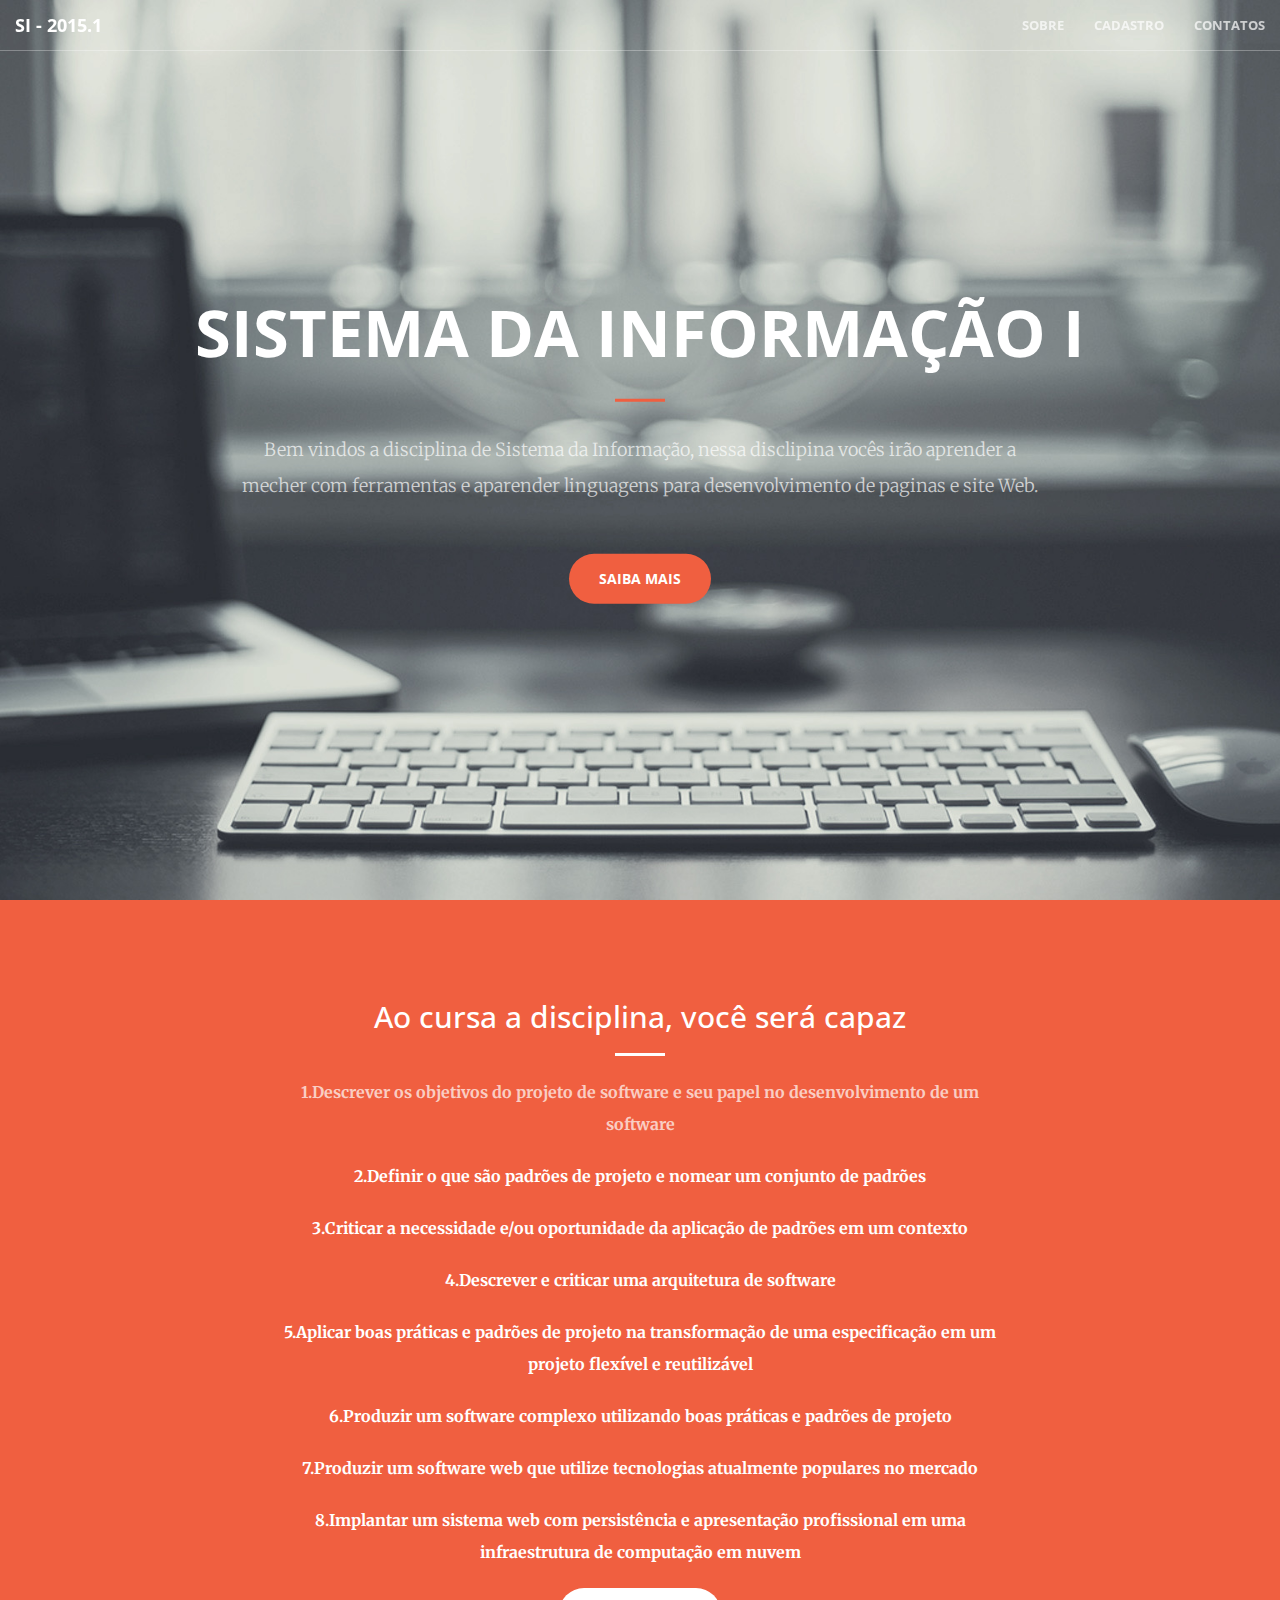
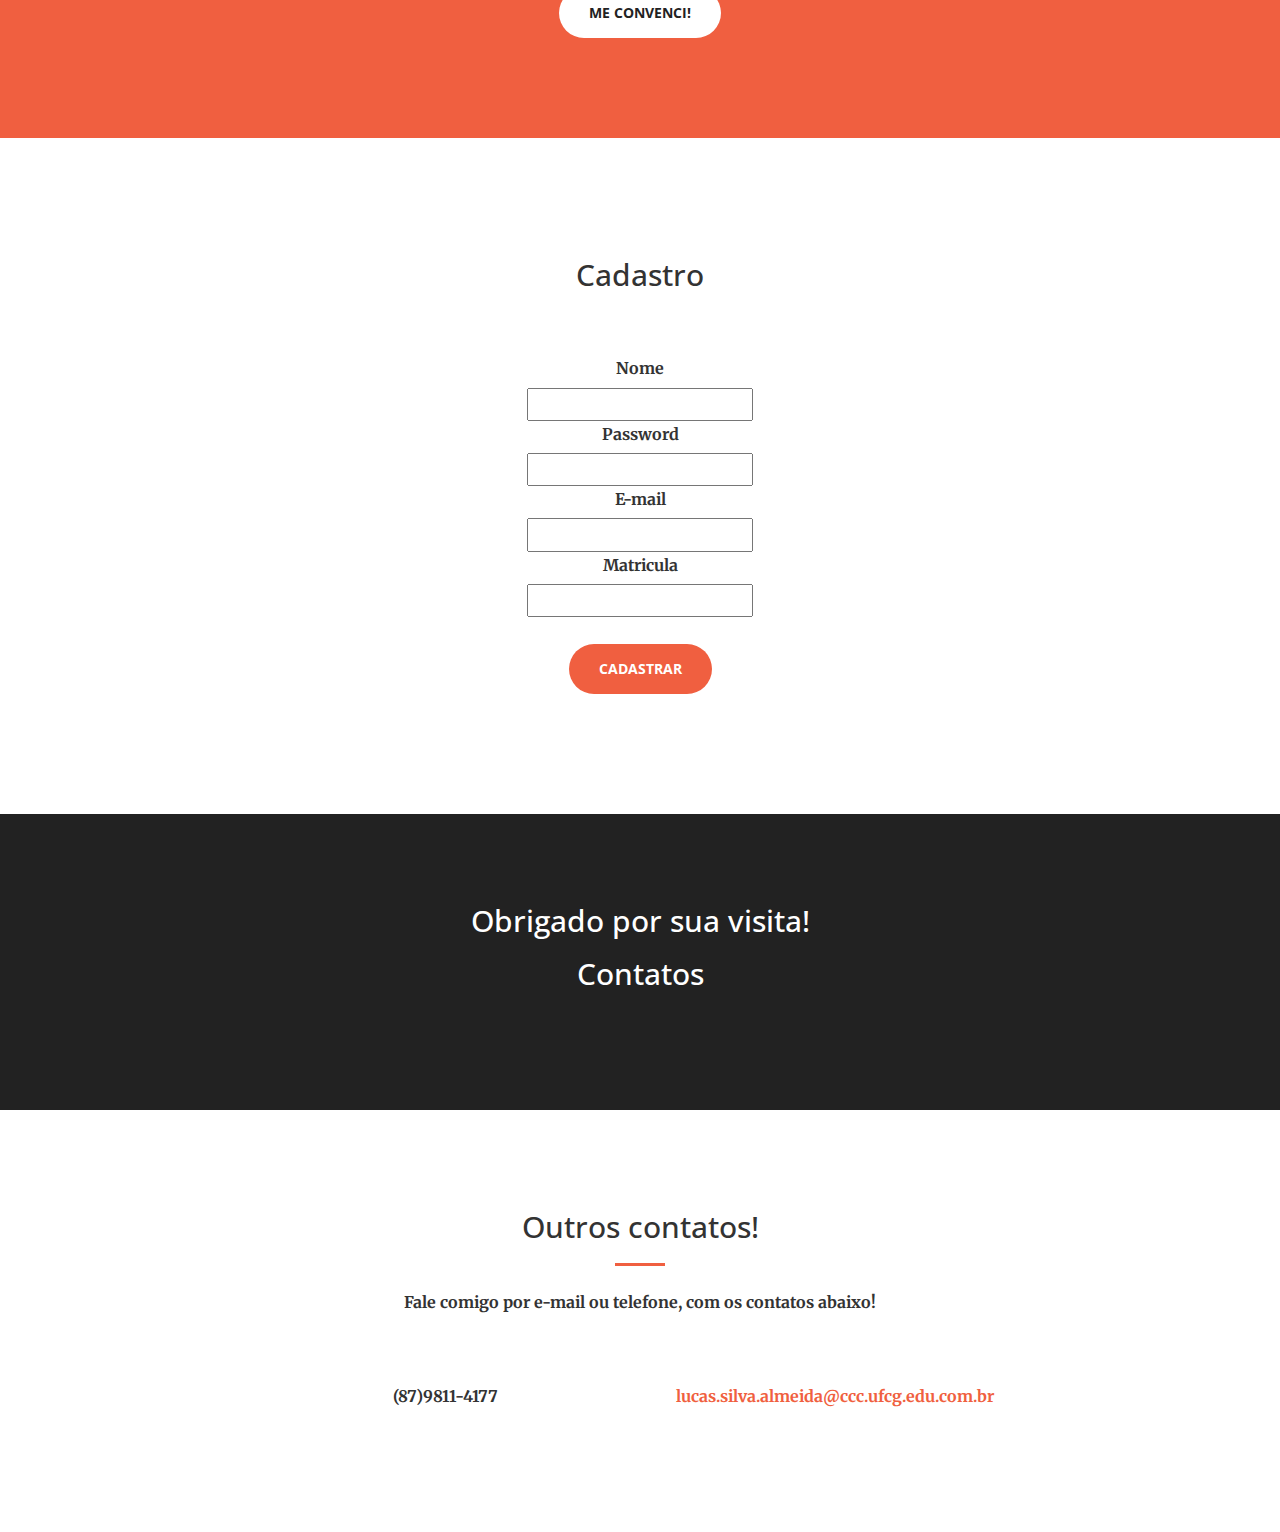
<file: estatica-bootstrap/startbootstrap-creative-1.0.0/index.html>
<!DOCTYPE html>
<html lang="en">

<head>

    <meta charset="utf-8">
    <meta http-equiv="X-UA-Compatible" content="IE=edge">
    <meta name="viewport" content="width=device-width, initial-scale=1">
    <meta name="description" content="">
    <meta name="author" content="">

    <title>Sistema da Informação I</title>

    <!-- Bootstrap Core CSS -->
    <link rel="stylesheet" href="css/bootstrap.min.css" type="text/css">

    <!-- Custom Fonts -->
    <link href='http://fonts.googleapis.com/css?family=Open+Sans:300italic,400italic,600italic,700italic,800italic,400,300,600,700,800' rel='stylesheet' type='text/css'>
    <link href='http://fonts.googleapis.com/css?family=Merriweather:400,300,300italic,400italic,700,700italic,900,900italic' rel='stylesheet' type='text/css'>
    <link rel="stylesheet" href="font-awesome/css/font-awesome.min.css" type="text/css">

    <!-- Plugin CSS -->
    <link rel="stylesheet" href="css/animate.min.css" type="text/css">

    <!-- Custom CSS -->
    <link rel="stylesheet" href="css/creative.css" type="text/css">

    <!-- HTML5 Shim and Respond.js IE8 support of HTML5 elements and media queries -->
    <!-- WARNING: Respond.js doesn't work if you view the page via file:// -->
    <!--[if lt IE 9]>
        <script src="https://oss.maxcdn.com/libs/html5shiv/3.7.0/html5shiv.js"></script>
        <script src="https://oss.maxcdn.com/libs/respond.js/1.4.2/respond.min.js"></script>
    <![endif]-->

</head>

<body id="page-top">

    <nav id="mainNav" class="navbar navbar-default navbar-fixed-top">
        <div class="container-fluid">
            <!-- Brand and toggle get grouped for better mobile display -->
            <div class="navbar-header">
                <button type="button" class="navbar-toggle collapsed" data-toggle="collapse" data-target="#bs-example-navbar-collapse-1">
                    <span class="sr-only">Toggle navigation</span>
                    <span class="icon-bar"></span>
                    <span class="icon-bar"></span>
                    <span class="icon-bar"></span>
                </button>
                <a class="navbar-brand page-scroll" href="#page-top">SI - 2015.1</a>
            </div>

            <!-- Collect the nav links, forms, and other content for toggling -->
            <div class="collapse navbar-collapse" id="bs-example-navbar-collapse-1">
                <ul class="nav navbar-nav navbar-right">
                    <li>
                        <a class="page-scroll" href="#about">Sobre</a>
                    </li>
                    <li>
                        <a class="page-scroll" href="#services">Cadastro</a>
                    </li>
                    <li>
                        <a class="page-scroll" href="#contact">Contatos</a>
                    </li>
                </ul>
            </div>
            <!-- /.navbar-collapse -->
        </div>
        <!-- /.container-fluid -->
    </nav>

    <header>
        <div class="header-content">
            <div class="header-content-inner">
                <h1>Sistema da Informação I</h1>
                <hr>
                <p>Bem vindos a disciplina de Sistema da Informação, nessa disclipina vocês irão aprender a mecher com ferramentas e aparender linguagens
                    para desenvolvimento de paginas e site Web.</p>
                <a href="#about" class="btn btn-primary btn-xl page-scroll">Saiba mais</a>
            </div>
        </div>
    </header>

    <section class="bg-primary" id="about">
        <div class="container">
            <div class="row">
                <div class="col-lg-8 col-lg-offset-2 text-center">
                    <h2 class="section-heading">Ao cursa a disciplina, você será capaz</h2>
                    <hr class="light">
                    <p class="text-faded">
                        1.Descrever os objetivos do projeto de software e seu papel no desenvolvimento de um software</p>
                    <p> 2.Definir o que são padrões de projeto e nomear um conjunto de padrões</p>
                    <p> 3.Criticar a necessidade e/ou oportunidade da aplicação de padrões em um contexto</p>
                    <p> 4.Descrever e criticar uma arquitetura de software</p>
                    <p> 5.Aplicar boas práticas e padrões de projeto na transformação de uma especificação em um projeto flexível e reutilizável</p>
                    <p> 6.Produzir um software complexo utilizando boas práticas e padrões de projeto</p>
                    <p> 7.Produzir um software web que utilize tecnologias atualmente populares no mercado</p>
                    <p> 8.Implantar um sistema web com persistência e apresentação profissional em uma infraestrutura de computação em nuvem
                    </p>
                    <a href="#services" class="btn btn-default btn-xl page-scroll">Me convenci!</a>
                </div>
            </div>
        </div>
    </section>

    <section id="services">
        <h2> Cadastro </h2>
        <form class="form-center">
            <fieldset>
                <br>
                <br>

                <!-- Text input-->
                <div class="control-group">
                    <label class="control-label" for="textinput">Nome</label>
                    <div class="controls">
                        <input id="textinput" name="textinput" type="text" placeholder="" class="input-xlarge">
                    </div>
                </div>

                <!-- Password input-->
                <div class="control-group">
                    <label class="control-label" for="passwordinput">Password</label>
                    <div class="controls">
                        <input id="passwordinput" name="passwordinput" type="password" placeholder="" class="input-xlarge">
                    </div>
                </div>

                <!-- Search input-->
                <div class="control-group">
                    <label class="control-label" for="emailinput">E-mail</label>
                    <div class="controls">
                        <input id="emailinput" name="searchinput" type="text" placeholder="" class="input-xlarge search-query">
                    </div>
                </div>
                <!-- Text input-->
                <div class="control-group">
                    <label class="control-label" for="textinput">Matricula</label>
                    <div class="controls">
                        <input id="matriculainput" name="matriculainput" type="text" placeholder="" class="input-xlarge">
                    </div>
                </div>

                <!-- Button -->
                <div class="control-group">
                    <label class="control-label" for="singlebutton"></label>
                    <div class="controls">
                        <button id="singlebutton" name="singlebutton" class="btn btn-primary btn-xl page-scroll"onclick = location.href="#contact">Cadastrar</button>
                    </div>
                </div>

            </fieldset>
        </form>



    </section>


    <aside class="bg-dark">
        <div class="container text-center">
            <div class="call-to-action">
                <br>
                <br>
                <h2> Obrigado por sua visita!</h2>
                <h2>Contatos</h2>
                <a href="https://www.facebook.com/lucas.almeida120" class="btn btn-default btn-xl wow tada">Facebook!</a>
            </div>
        </div>
    </aside>

    <section id="contact">
        <div class="container">
            <div class="row">
                <div class="col-lg-8 col-lg-offset-2 text-center">
                    <h2 class="section-heading">Outros contatos!</h2>
                    <hr class="primary">
                    <p>Fale comigo por e-mail ou telefone, com os contatos abaixo!</p>
                </div>
                <div class="col-lg-4 col-lg-offset-2 text-center">
                    <i class="fa fa-phone fa-3x wow bounceIn"></i>
                    <p>(87)9811-4177</p>
                </div>
                <div class="col-lg-4 text-center">
                    <i class="fa fa-envelope-o fa-3x wow bounceIn" data-wow-delay=".1s"></i>
                    <p><a href="https://mail.google.com/mail/lucas.silva.almeida@ccc.ufcg.edu.br">lucas.silva.almeida@ccc.ufcg.edu.com.br</a></p>
                </div>
            </div>
        </div>
    </section>

    <!-- jQuery -->
    <script src="js/jquery.js"></script>

    <!-- Bootstrap Core JavaScript -->
    <script src="js/bootstrap.min.js"></script>

    <!-- Plugin JavaScript -->
    <script src="js/jquery.easing.min.js"></script>
    <script src="js/jquery.fittext.js"></script>
    <script src="js/wow.min.js"></script>

    <!-- Custom Theme JavaScript -->
    <script src="js/creative.js"></script>

</body>

</html>
</file>
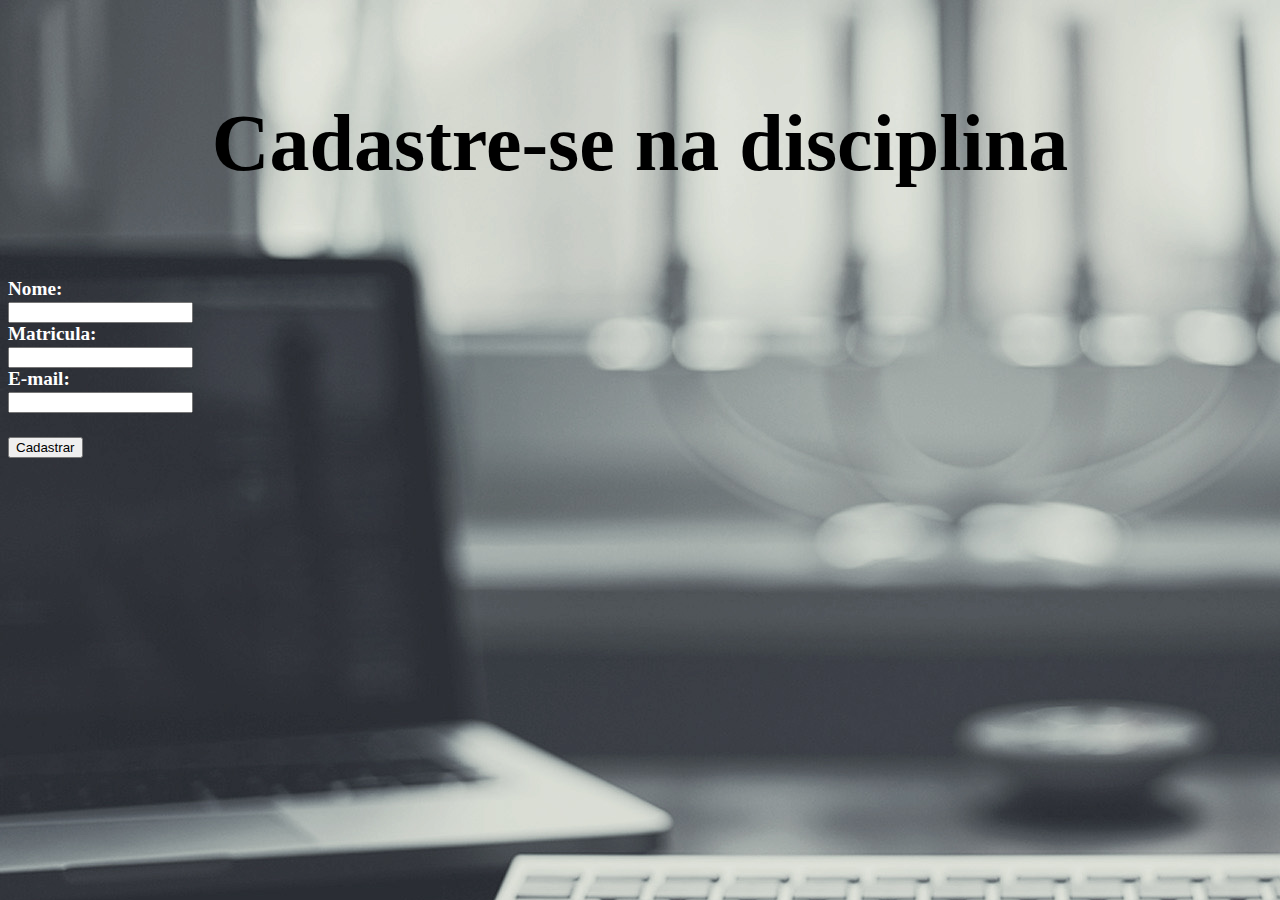
<file: estatica-css/Site SI1-2.html>
<!DOCTYPE html>
<html>
<head lang="en">
    <meta charset="UTF-8">
    <title>Sistema da Informação</title>
</head>
<body>

<link rel="stylesheet" type="text/css" href="Site%20SI1-2-estilo.css">


<br>
<br>
<h1> Cadastre-se na disciplina </h1>

<br>
<br>
    <form action="Site%20SI1-3.html">
        <label> Nome:</label>
        <br>
        <input type="text" name="name" value="">
        <br>
        <label>Matricula:</label>
        <br>
        <input type="text" name="name" value="">
        <br>
        <label>E-mail:</label>
        <br>
        <input type="text" name="name" value="">
        <br>
        <br>
        <input type="submit" name="name" id="name" value="Cadastrar">

    </form>

</body>
</html>
</file>
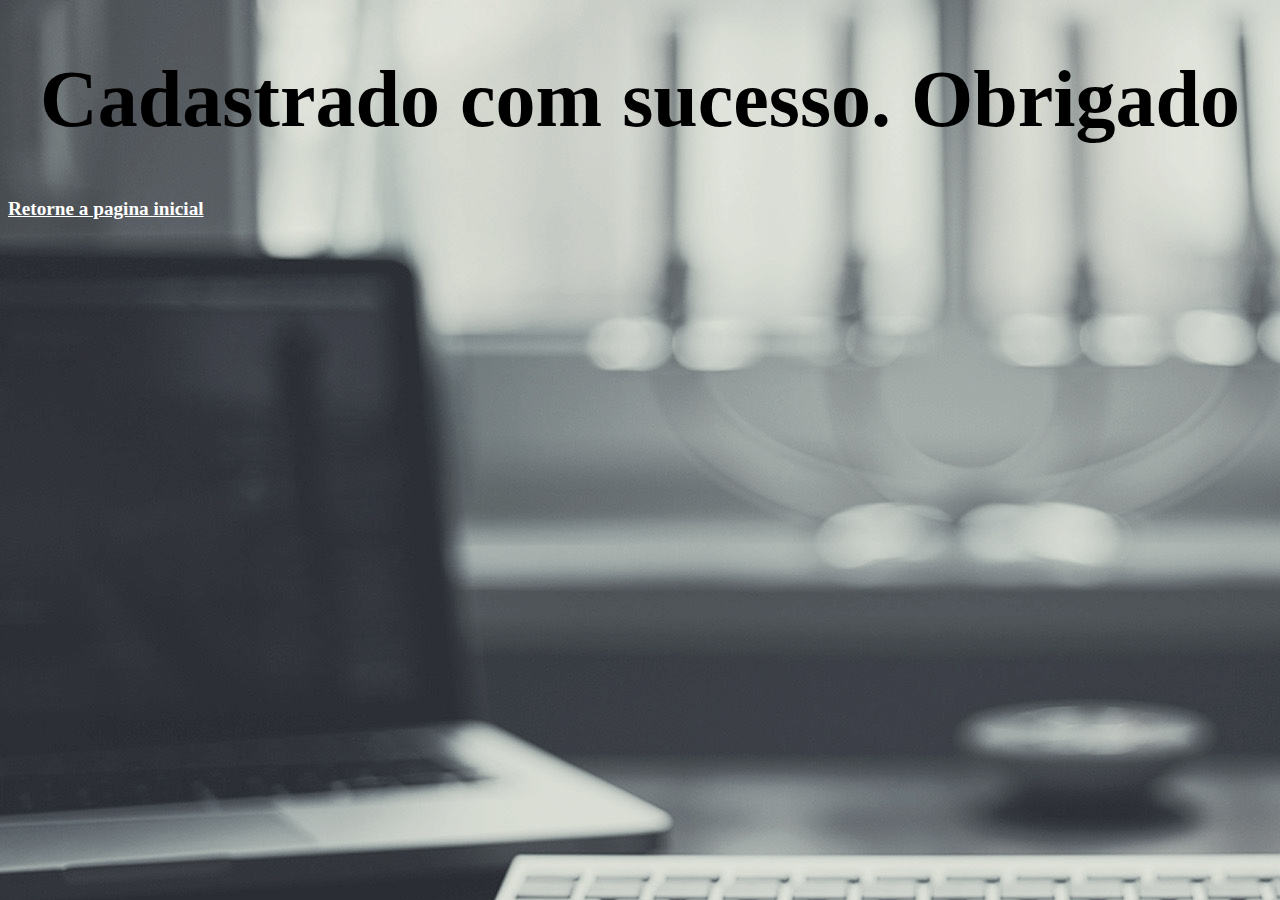
<file: estatica-css/Site SI1-3.html>
<!DOCTYPE html>
<html>
<head lang="en">
    <meta charset="UTF-8">

    <link rel="stylesheet" type="text/css" href="Site%20SI1-3-estilo.css">
    <title>Sistema da Informação</title>
</head>
<body>

<h1>Cadastrado com sucesso. Obrigado</h1>

<a href="Site%20SI1.html"> Retorne a pagina inicial </a>
</body>
</html>
</file>
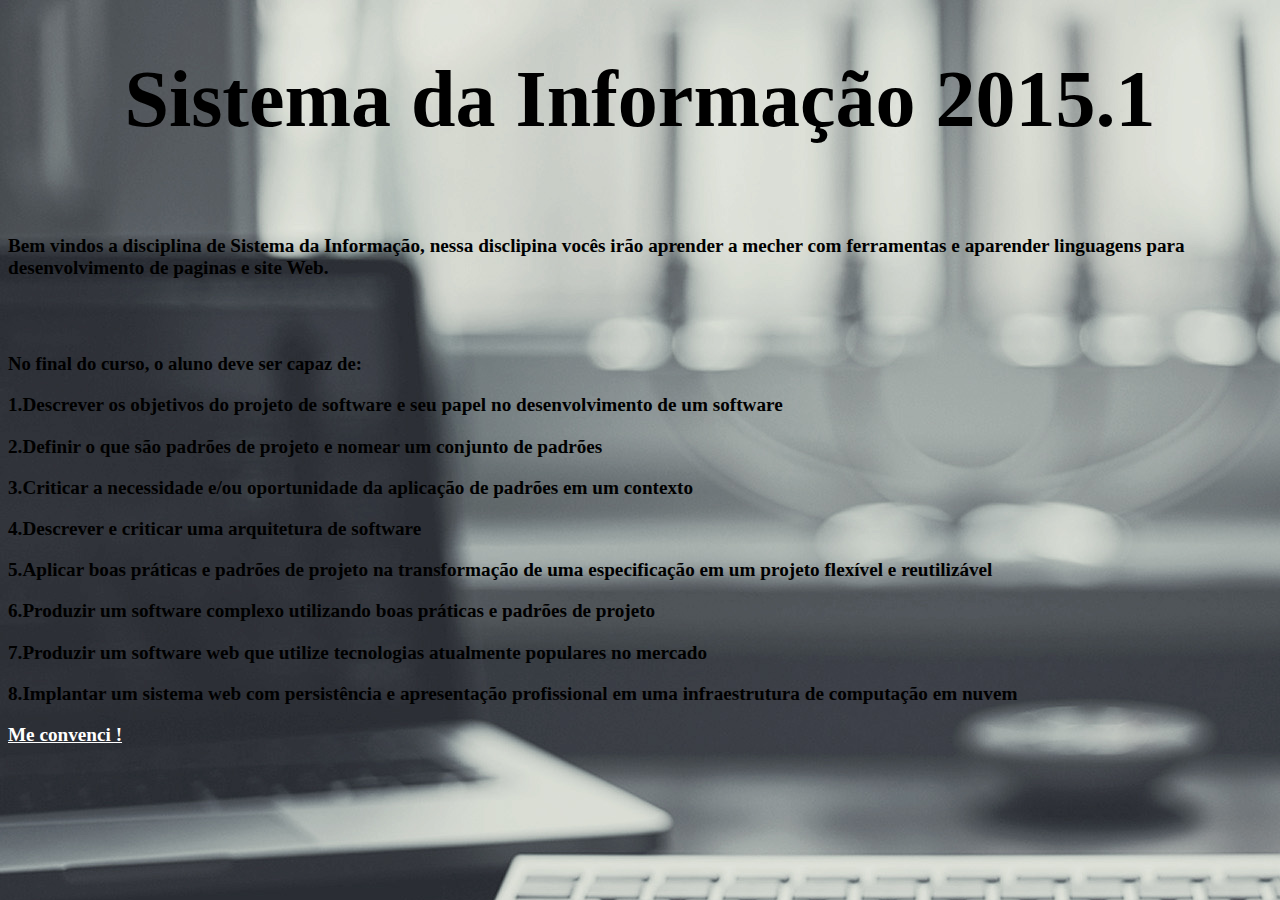
<file: estatica-css/Site SI1.html>
<!DOCTYPE html>
<html>
<head lang="en">
    <meta charset="UTF-8">

    <link rel="stylesheet" type="text/css" href="Site%20SI1-estilo.css">

    <title>Sistema da Informação</title>
</head>
<body>



<h1> Sistema da Informação 2015.1 </h1>

<br>

<p> Bem vindos a disciplina de Sistema da Informação, nessa disclipina vocês irão aprender a mecher com ferramentas e aparender linguagens
para desenvolvimento de paginas e site Web.</p>




<br>
<br>

<h3> No final do curso, o aluno deve ser capaz de:</h3>
    <p>1.Descrever os objetivos do projeto de software e seu papel no desenvolvimento de um software<p/>
    <p>2.Definir o que são padrões de projeto e nomear um conjunto de padrões</p>
    <p>3.Criticar a necessidade e/ou oportunidade da aplicação de padrões em um contexto</p>
    <p>4.Descrever e criticar uma arquitetura de software</p>
    <p>5.Aplicar boas práticas e padrões de projeto na transformação de uma especificação em um projeto flexível e reutilizável</p>
    <p>6.Produzir um software complexo utilizando boas práticas e padrões de projeto</p>
    <p>7.Produzir um software web que utilize tecnologias atualmente populares no mercado</p>
    <p>8.Implantar um sistema web com persistência e apresentação profissional em uma infraestrutura de computação em nuvem</p>


<a href="Site%20SI1-2.html"> Me convenci !</a>
</body>
</html>
</file>
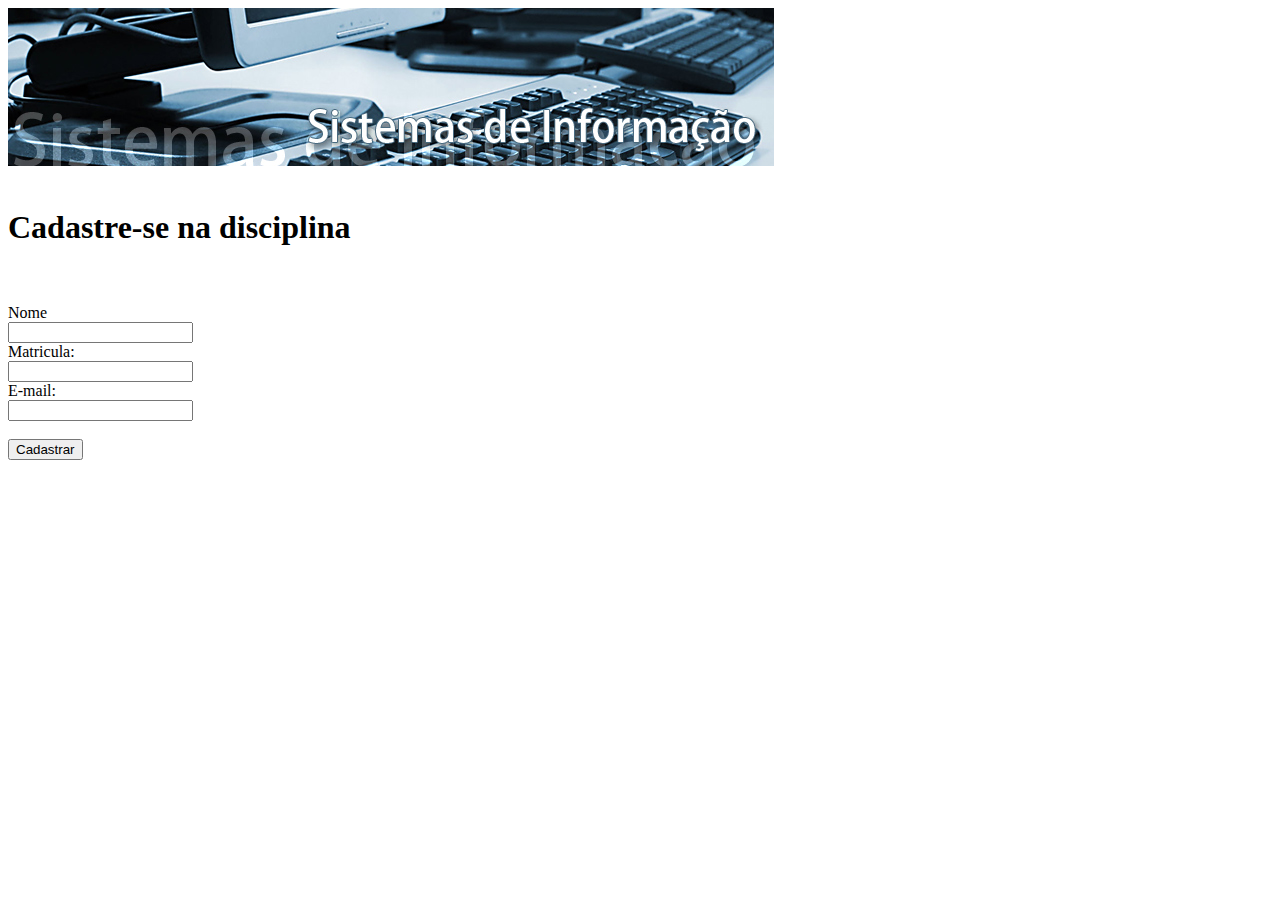
<file: estatica-simples/Site SI1-2.html>
<!DOCTYPE html>
<html>
<head lang="en">
    <meta charset="UTF-8">
    <title>Sistema da Informação</title>
</head>
<body>


<img src="graduacao_sistemas_de_informacao.jpg">
<br>
<br>
<h1> Cadastre-se na disciplina </h1>

<br>
<br>
    <form action="Site%20SI1-3.html">
        <label> Nome</label>
        <br>
        <input type="text" name="name" value="">
        <br>
        <label>Matricula:</label>
        <br>
        <input type="text" name="name" value="">
        <br>
        <label>E-mail:</label>
        <br>
        <input type="text" name="name" value="">
        <br>
        <br>
        <input type="submit" name="name" id="name" value="Cadastrar">

    </form>

</body>
</html>
</file>
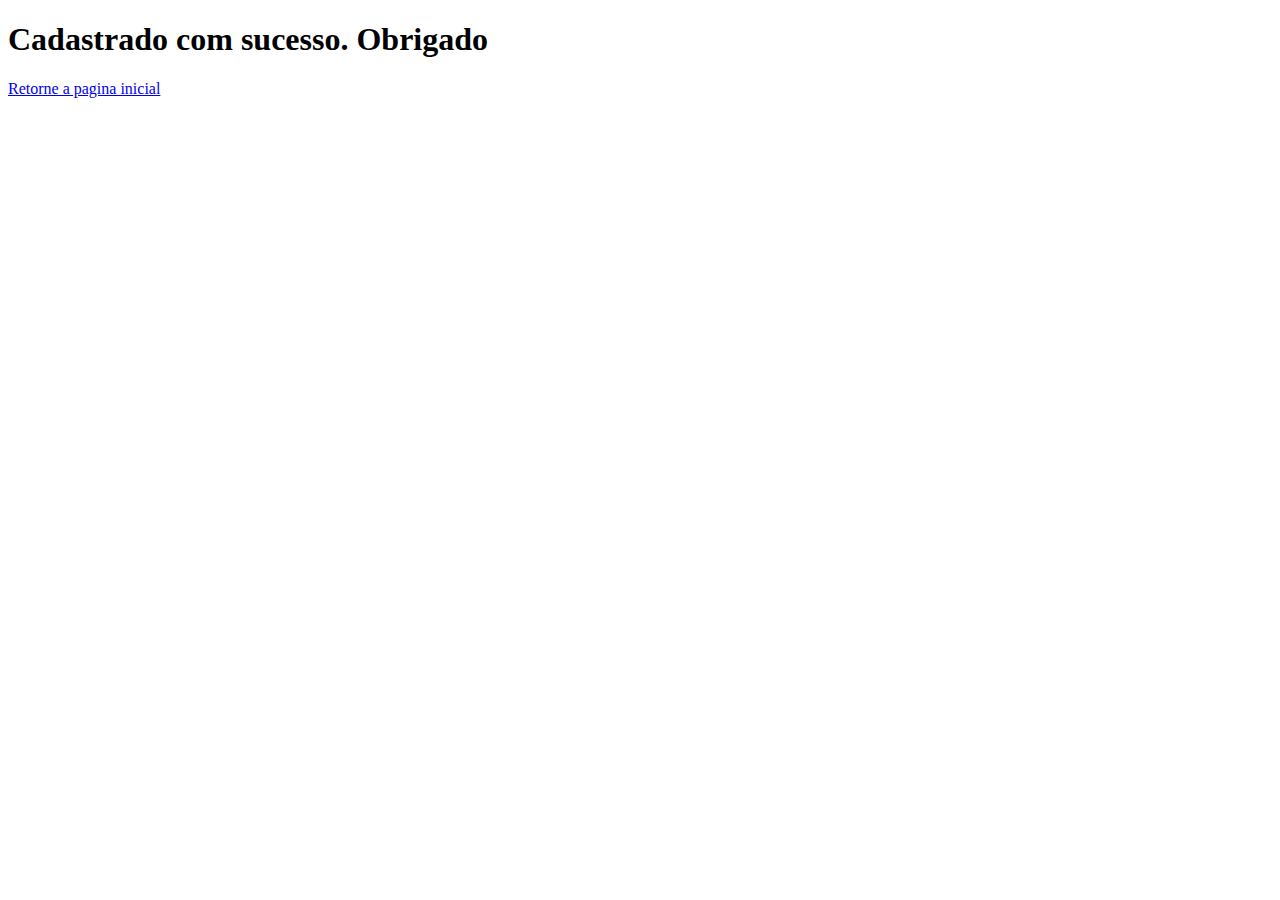
<file: estatica-simples/Site SI1-3.html>
<!DOCTYPE html>
<html>
<head lang="en">
    <meta charset="UTF-8">
    <title>Sistema da Informação</title>
</head>
<body>

<h1>Cadastrado com sucesso. Obrigado</h1>

<a href="Site%20SI1.html"> Retorne a pagina inicial </a>
</body>
</html>
</file>
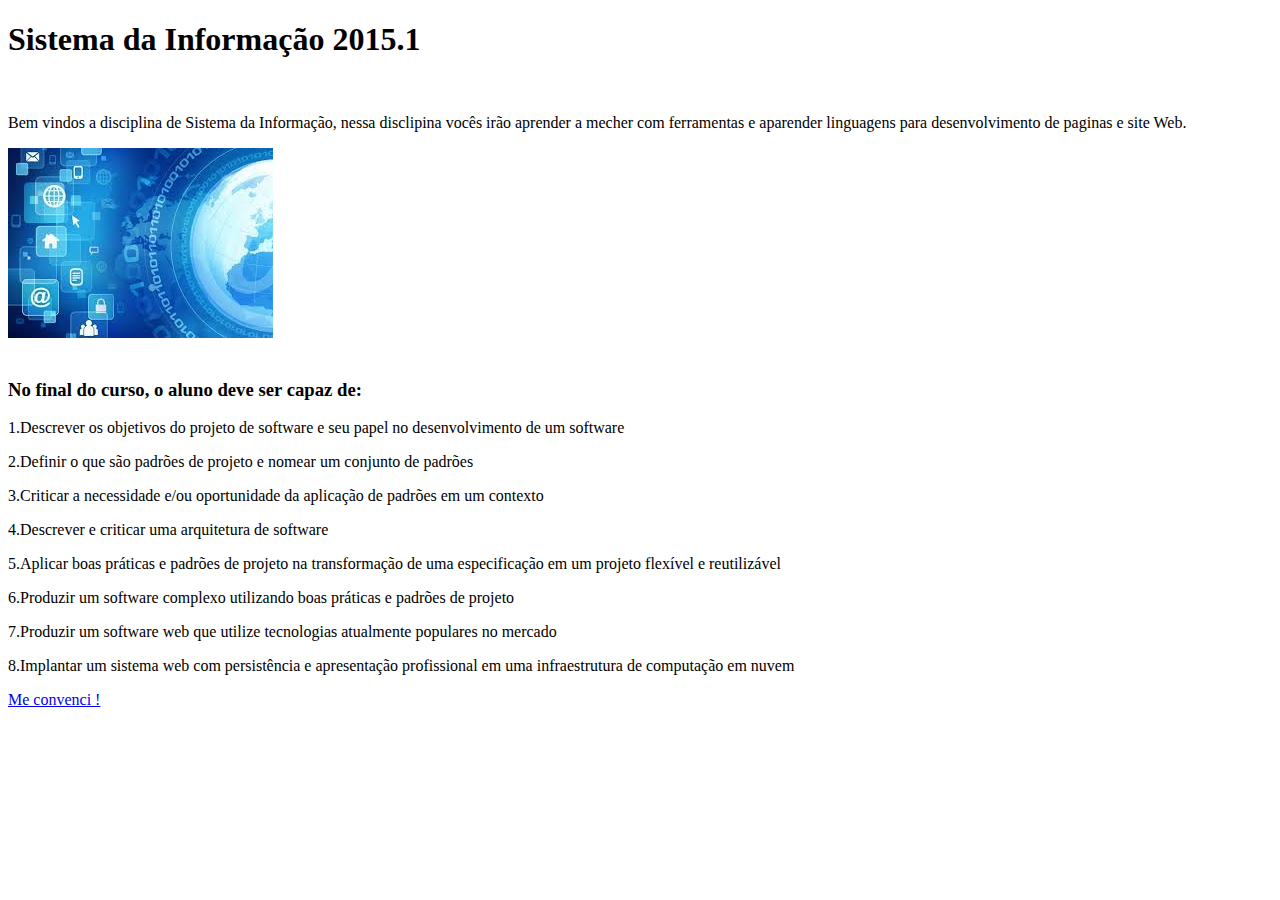
<file: estatica-simples/Site SI1.html>
<!DOCTYPE html>
<html>
<head lang="en">
    <meta charset="UTF-8">

    <link rel="stylesheet" type="text/css" href="../estatica-css>

    <title>Sistema da Informação</title>
</head>
<body>

<img src="graduacao_sistemas_de_informacao.jpg">

<h1> Sistema da Informação 2015.1 </h1>

<br>

<p> Bem vindos a disciplina de Sistema da Informação, nessa disclipina vocês irão aprender a mecher com ferramentas e aparender linguagens
para desenvolvimento de paginas e site Web.</p>


<img src="images.jpg">


<br>
<br>

<h3> No final do curso, o aluno deve ser capaz de:</h3>
    <p>1.Descrever os objetivos do projeto de software e seu papel no desenvolvimento de um software<p/>
    <p>2.Definir o que são padrões de projeto e nomear um conjunto de padrões</p>
    <p>3.Criticar a necessidade e/ou oportunidade da aplicação de padrões em um contexto</p>
    <p>4.Descrever e criticar uma arquitetura de software</p>
    <p>5.Aplicar boas práticas e padrões de projeto na transformação de uma especificação em um projeto flexível e reutilizável</p>
    <p>6.Produzir um software complexo utilizando boas práticas e padrões de projeto</p>
    <p>7.Produzir um software web que utilize tecnologias atualmente populares no mercado</p>
    <p>8.Implantar um sistema web com persistência e apresentação profissional em uma infraestrutura de computação em nuvem</p>


<a href="Site%20SI1-2.html"> Me convenci !</a>

</body>
</html>
</file>
<file: estatica-bootstrap/startbootstrap-creative-1.0.0/css/creative.css>
/*!
 * Start Bootstrap - Creative Bootstrap Theme (http://startbootstrap.com)
 * Code licensed under the Apache License v2.0.
 * For details, see http://www.apache.org/licenses/LICENSE-2.0.
 */

html,
body {
    width: 100%;
    height: 100%;
}

body {
    font-family: Merriweather,'Helvetica Neue',Arial,sans-serif;
}

hr {
    max-width: 50px;
    border-color: #f05f40;
    border-width: 3px;
}
h2{

    text-align: center;
}
hr.light {
    border-color: #fff;
}

a {
    color: #f05f40;
    -webkit-transition: all .35s;
    -moz-transition: all .35s;
    transition: all .35s;
}

a:hover,
a:focus {
    color: #eb3812;
}

h1,
h2,
h3,
h4,
h5,
h6 {
    font-family: 'Open Sans','Helvetica Neue',Arial,sans-serif;
}

p {
    font-weight: bold;
    margin-bottom: 20px;
    font-size: 16px;
    line-height: 2.0;
}

.bg-primary {
    background-color: #f05f40;
}

.bg-dark {
    color: #fff;
    background-color: #222;
}

.text-faded {
    color: rgba(255,255,255,.7);
}

section {
    padding: 100px 0;
}

aside {
    padding: 50px 0;
}

.no-padding {
    padding: 0;
}

.navbar-default {
    border-color: rgba(34,34,34,.05);
    font-family: 'Open Sans','Helvetica Neue',Arial,sans-serif;
    background-color: #fff;
    -webkit-transition: all .35s;
    -moz-transition: all .35s;
    transition: all .35s;
}
form{
    font-weight: bold;
    margin-bottom: 20px;
    font-size: 16px;
    line-height: 1.7;
    text-align: center;
}

.navbar-default .navbar-header .navbar-brand {
    text-transform: uppercase;
    font-family: 'Open Sans','Helvetica Neue',Arial,sans-serif;
    font-weight: 700;
    color: #f05f40;
}

.navbar-default .navbar-header .navbar-brand:hover,
.navbar-default .navbar-header .navbar-brand:focus {
    color: #eb3812;
}

.navbar-default .nav > li>a,
.navbar-default .nav>li>a:focus {
    text-transform: uppercase;
    font-size: 13px;
    font-weight: 700;
    color: #222;
}

.navbar-default .nav > li>a:hover,
.navbar-default .nav>li>a:focus:hover {
    color: #f05f40;
}

.navbar-default .nav > li.active>a,
.navbar-default .nav>li.active>a:focus {
    color: #f05f40!important;
    background-color: transparent;
}

.navbar-default .nav > li.active>a:hover,
.navbar-default .nav>li.active>a:focus:hover {
    background-color: transparent;
}

@media(min-width:768px) {
    .navbar-default {
        border-color: rgba(255,255,255,.3);
        background-color: transparent;
    }

    .navbar-default .navbar-header .navbar-brand {
        color: rgba(255,255,255,.7);
    }

    .navbar-default .navbar-header .navbar-brand:hover,
    .navbar-default .navbar-header .navbar-brand:focus {
        color: #fff;
    }

    .navbar-default .nav > li>a,
    .navbar-default .nav>li>a:focus {
        color: rgba(255,255,255,.7);
    }

    .navbar-default .nav > li>a:hover,
    .navbar-default .nav>li>a:focus:hover {
        color: #fff;
    }

    .navbar-default.affix {
        border-color: rgba(34,34,34,.05);
        background-color: #fff;
    }

    .navbar-default.affix .navbar-header .navbar-brand {
        font-size: 14px;
        color: #f05f40;
    }

    .navbar-default.affix .navbar-header .navbar-brand:hover,
    .navbar-default.affix .navbar-header .navbar-brand:focus {
        color: #eb3812;
    }

    .navbar-default.affix .nav > li>a,
    .navbar-default.affix .nav>li>a:focus {
        color: #222;
    }

    .navbar-default.affix .nav > li>a:hover,
    .navbar-default.affix .nav>li>a:focus:hover {
        color: #f05f40;
    }
}

header {
    position: relative;
    width: 100%;
    min-height: auto;
    text-align: center;
    color: #fff;
    background-image: url(../img/Mac-Keyboard-Wallpaper-HD-172.jpg);
    background-position: center;
    -webkit-background-size: cover;
    -moz-background-size: cover;
    background-size: cover;
    -o-background-size: cover;
}

header .header-content {
    position: relative;
    width: 100%;
    padding: 100px 15px;
    text-align: center;
}

header .header-content .header-content-inner h1 {
    margin-top: 0;
    margin-bottom: 0;
    text-transform: uppercase;
    font-weight: 700;
}

header .header-content .header-content-inner hr {
    margin: 30px auto;
}

header .header-content .header-content-inner p {
    margin-bottom: 50px;
    font-size: 16px;
    font-weight: 300;
    color: rgba(255,255,255,.7);
}

@media(min-width:768px) {
    header {
        min-height: 100%;
    }

    header .header-content {
        position: absolute;
        top: 50%;
        padding: 0 50px;
        transform: translateY(-50%);
    }

    header .header-content .header-content-inner {
        margin-right: auto;
        margin-left: auto;
        max-width: 1000px;
    }

    header .header-content .header-content-inner p {
        margin-right: auto;
        margin-left: auto;
        max-width: 80%;
        font-size: 18px;
    }
}

.section-heading {
    margin-top: 0;
}

.service-box {
    margin: 50px auto 0;
    max-width: 400px;
}

@media(min-width:992px) {
    .service-box {
        margin: 20px auto 0;
    }
}

.service-box p {
    margin-bottom: 0;
}

.portfolio-box {
    display: block;
    position: relative;
    margin: 0 auto;
    max-width: 650px;
}

.portfolio-box .portfolio-box-caption {
    display: block;
    position: absolute;
    bottom: 0;
    width: 100%;
    height: 100%;
    text-align: center;
    color: #fff;
    opacity: 0;
    background: rgba(240,95,64,.9);
    -webkit-transition: all .35s;
    -moz-transition: all .35s;
    transition: all .35s;
}

.portfolio-box .portfolio-box-caption .portfolio-box-caption-content {
    position: absolute;
    top: 50%;
    width: 100%;
    text-align: center;
    transform: translateY(-50%);
}

.portfolio-box .portfolio-box-caption .portfolio-box-caption-content .project-category,
.portfolio-box .portfolio-box-caption .portfolio-box-caption-content .project-name {
    padding: 0 15px;
    font-family: 'Open Sans','Helvetica Neue',Arial,sans-serif;
}

.portfolio-box .portfolio-box-caption .portfolio-box-caption-content .project-category {
    text-transform: uppercase;
    font-size: 14px;
    font-weight: 600;
}

.portfolio-box .portfolio-box-caption .portfolio-box-caption-content .project-name {
    font-size: 18px;
}

.portfolio-box:hover .portfolio-box-caption {
    opacity: 1;
}

@media(min-width:768px) {
    .portfolio-box .portfolio-box-caption .portfolio-box-caption-content .project-category {
        font-size: 16px;
    }

    .portfolio-box .portfolio-box-caption .portfolio-box-caption-content .project-name {
        font-size: 22px;
    }
}

.call-to-action h2 {
    margin: 0 auto 20px;
}

.text-primary {
    color: #f05f40;
}

.no-gutter > [class*=col-] {
    padding-right: 0;
    padding-left: 0;
}

.btn-default {
    border-color: #fff;
    color: #222;
    background-color: #fff;
    -webkit-transition: all .35s;
    -moz-transition: all .35s;
    transition: all .35s;
}

.btn-default:hover,
.btn-default:focus,
.btn-default.focus,
.btn-default:active,
.btn-default.active,
.open > .dropdown-toggle.btn-default {
    border-color: #ededed;
    color: #222;
    background-color: #f2f2f2;
}

.btn-default:active,
.btn-default.active,
.open > .dropdown-toggle.btn-default {
    background-image: none;
}

.btn-default.disabled,
.btn-default[disabled],
fieldset[disabled] .btn-default,
.btn-default.disabled:hover,
.btn-default[disabled]:hover,
fieldset[disabled] .btn-default:hover,
.btn-default.disabled:focus,
.btn-default[disabled]:focus,
fieldset[disabled] .btn-default:focus,
.btn-default.disabled.focus,
.btn-default[disabled].focus,
fieldset[disabled] .btn-default.focus,
.btn-default.disabled:active,
.btn-default[disabled]:active,
fieldset[disabled] .btn-default:active,
.btn-default.disabled.active,
.btn-default[disabled].active,
fieldset[disabled] .btn-default.active {
    border-color: #fff;
    background-color: #fff;
}

.btn-default .badge {
    color: #fff;
    background-color: #222;
}

.btn-primary {
    border-color: #f05f40;
    color: #fff;
    background-color: #f05f40;
    -webkit-transition: all .35s;
    -moz-transition: all .35s;
    transition: all .35s;
}

.btn-primary:hover,
.btn-primary:focus,
.btn-primary.focus,
.btn-primary:active,
.btn-primary.active,
.open > .dropdown-toggle.btn-primary {
    border-color: #ed431f;
    color: #fff;
    background-color: #ee4b28;
}

.btn-primary:active,
.btn-primary.active,
.open > .dropdown-toggle.btn-primary {
    background-image: none;
}

.btn-primary.disabled,
.btn-primary[disabled],
fieldset[disabled] .btn-primary,
.btn-primary.disabled:hover,
.btn-primary[disabled]:hover,
fieldset[disabled] .btn-primary:hover,
.btn-primary.disabled:focus,
.btn-primary[disabled]:focus,
fieldset[disabled] .btn-primary:focus,
.btn-primary.disabled.focus,
.btn-primary[disabled].focus,
fieldset[disabled] .btn-primary.focus,
.btn-primary.disabled:active,
.btn-primary[disabled]:active,
fieldset[disabled] .btn-primary:active,
.btn-primary.disabled.active,
.btn-primary[disabled].active,
fieldset[disabled] .btn-primary.active {
    border-color: #f05f40;
    background-color: #f05f40;
}

.btn-primary .badge {
    color: #f05f40;
    background-color: #fff;
}

.btn {
    border: 0;
    border-radius: 300px;
    text-transform: uppercase;
    font-family: 'Open Sans','Helvetica Neue',Arial,sans-serif;
    font-weight: 700;
}

.btn-xl {
    padding: 15px 30px;
}

::-moz-selection {
    text-shadow: none;
    color: #fff;
    background: #222;
}

::selection {
    text-shadow: none;
    color: #fff;
    background: #222;
}

img::selection {
    color: #fff;
    background: 0 0;
}

img::-moz-selection {
    color: #fff;
    background: 0 0;
}

body {
    webkit-tap-highlight-color: #222;
}
</file>
